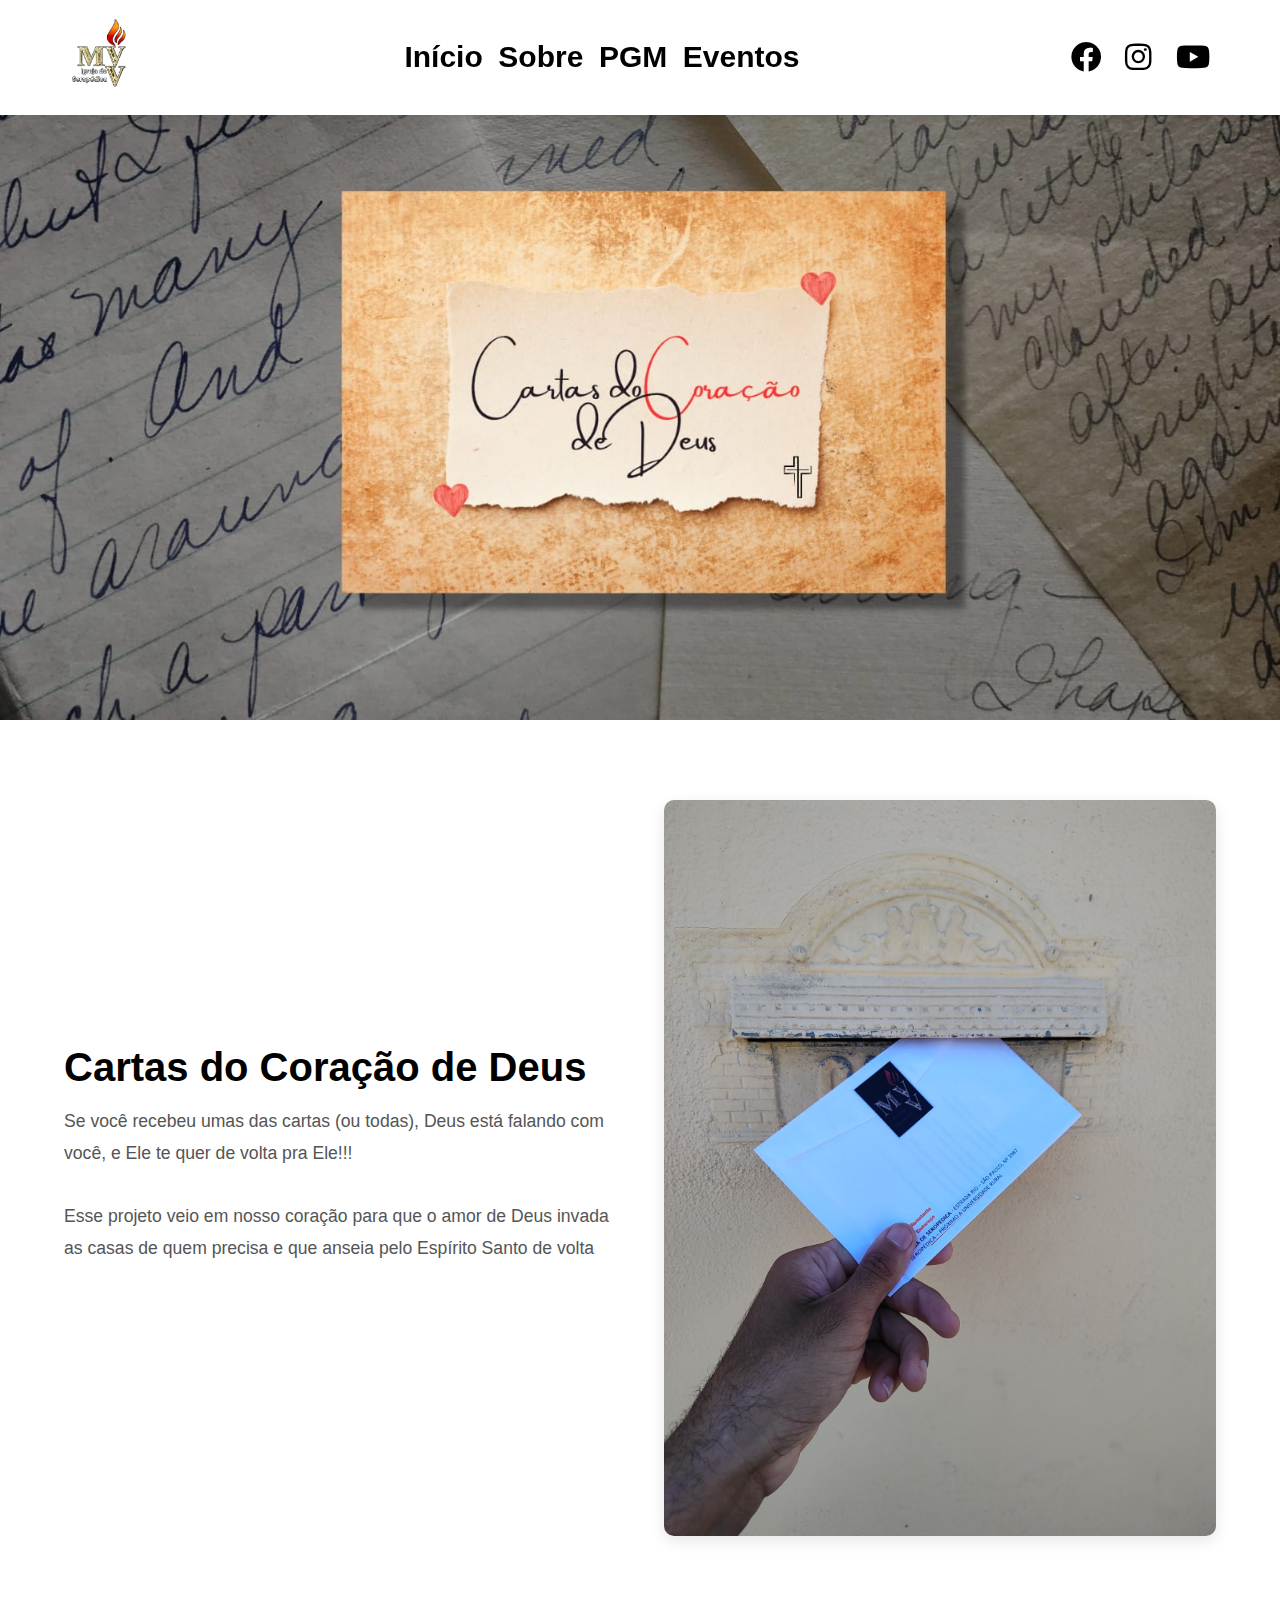
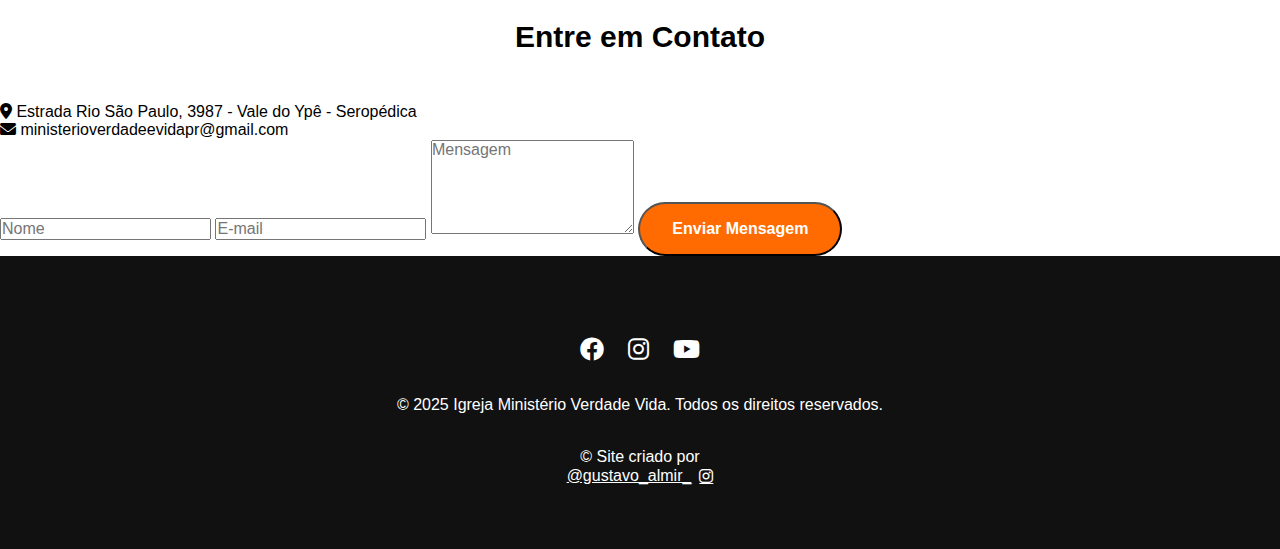
<file: cartas.html>
<!DOCTYPE html>
<html lang="pt-BR">
<head>
    <meta charset="UTF-8">
    <meta name="viewport" content="width=device-width, initial-scale=1.0">
    <title>Ministério Verdade Vida</title>
    <link rel="stylesheet" href="https://cdnjs.cloudflare.com/ajax/libs/font-awesome/6.0.0/css/all.min.css">
    <link rel="stylesheet" href="styles.css" />
    <link rel="stylesheet" href="normalize.css" />
    <link rel="icon" href="imagens/icon.png" type="image/png">
    
</head>
    <body>
        <!-- Navbar -->
        <nav class="navbar">
            <div class="nav-content">
                <div class="logo">
                    <a href="index.html">
                    <img src="imagens/icon.png" alt="Logo" class="logo"></a>
                </div>
                <div class="nav-links">
                    <a href="index.html">Início</a>
                    <a href="sobre.html">Sobre</a>
                    <a href="pgm.html">PGM</a>
                    <a href="index.html#eventos">Eventos</a>
                </div>
                <div class="navbar-social-icons">
                    <a href="https://www.facebook.com/ministerioverdadeevidaprojetorestaurar?locale=pt_BR"><i class="fab fa-facebook"></i></a>
                    <a href="https://www.instagram.com/igrejadeseropedica?igsh=dms3aWtiYzA3aTVz"><i class="fab fa-instagram"></i></a>
                    <a href="https://www.youtube.com/@ministerioverdadeevidaproj6781"><i class="fab fa-youtube"></i></a>
                </div>
            </div>
        </nav>
    
     <!-- Hero Section -->
     <section class="cartas-hero">
    </section>

    <!-- Sobre Nós -->
    <section class="cartas-section">
        <div class="container">
            <div class="cartas-content">
                <div class="cartas-text">
                    <h2>Cartas do Coração de Deus</h2>
                    <p>
                        Se você recebeu umas das cartas (ou todas), Deus está falando com você, e Ele te quer de volta pra Ele!!!
                    </p>
                    <p>
                        Esse projeto veio em nosso coração para que o amor de Deus invada as casas de quem precisa e que anseia pelo Espírito Santo de volta
                    </p>
                </div>
                <div class="cartas-image">
                    <img src="imagens/cartas3.jpeg" alt="Igreja">
                </div>
            </div>
        </div>
    </section>
    
        <!-- Contato -->
    <section class="contact-section" id="contato">
            <div class="container">
                <h2 class="section-title">Entre em Contato</h2>
                <div class="contact-grid">
                    <div class="contact-info">
                        <p><i class="fas fa-map-marker-alt"></i> Estrada Rio São Paulo, 3987 - Vale do Ypê - Seropédica</p>
                        <p><i class="fas fa-envelope"></i> ministerioverdadeevidapr@gmail.com</p>
                    </div>
                    <form class="contact-form">
                        <input type="text" placeholder="Nome">
                        <input type="email" placeholder="E-mail">
                        <textarea rows="5" placeholder="Mensagem"></textarea>
                        <button class="cta-button">Enviar Mensagem</button>
                    </form>
                </div>
            </div>
        </section>
    
        <!-- Footer -->
        <footer>
            <div class="social-icons">
                <a href="https://www.facebook.com/ministerioverdadeevidaprojetorestaurar?locale=pt_BR"><i class="fab fa-facebook"></i></a>
                <a href="https://www.instagram.com/igrejadeseropedica?igsh=dms3aWtiYzA3aTVz"><i class="fab fa-instagram"></i></a>
                <a href="https://www.youtube.com/@ministerioverdadeevidaproj6781"><i class="fab fa-youtube"></i></a>
            </div>
            <p>&copy; 2025 Igreja Ministério Verdade Vida. Todos os direitos reservados.</p>
            <br>
            <div class="credit">
                <p>&copy; Site criado por <a href="https://www.instagram.com/gustavo_almir_?igsh=MXFoaGI2ZWZkYzUzZw==">@gustavo_almir_<i class="fab fa-instagram"></i></a></p>
            </div>
        </footer>
    <script src="script.js"></script>
    <script>
        // Menu Mobile
        const menuToggle = document.createElement('div');
        menuToggle.className = 'menu-toggle';
        menuToggle.innerHTML = '<i class="fas fa-bars"></i>';
        document.querySelector('.nav-content').appendChild(menuToggle);
    
        menuToggle.addEventListener('click', () => {
            const navLinks = document.querySelector('.nav-links');
            navLinks.classList.toggle('active');
        });
    
        // Fechar menu ao clicar em um link
        document.querySelectorAll('.nav-links a').forEach(link => {
            link.addEventListener('click', () => {
                document.querySelector('.nav-links').classList.remove('active');
            });
        });
    
        // Smooth scroll
        document.querySelectorAll('a[href^="#"]').forEach(anchor => {
            anchor.addEventListener('click', function (e) {
                e.preventDefault();
                document.querySelector(this.getAttribute('href')).scrollIntoView({
                    behavior: 'smooth'
                });
            });
        });
    </script>
    
</body>
</html>
</file>
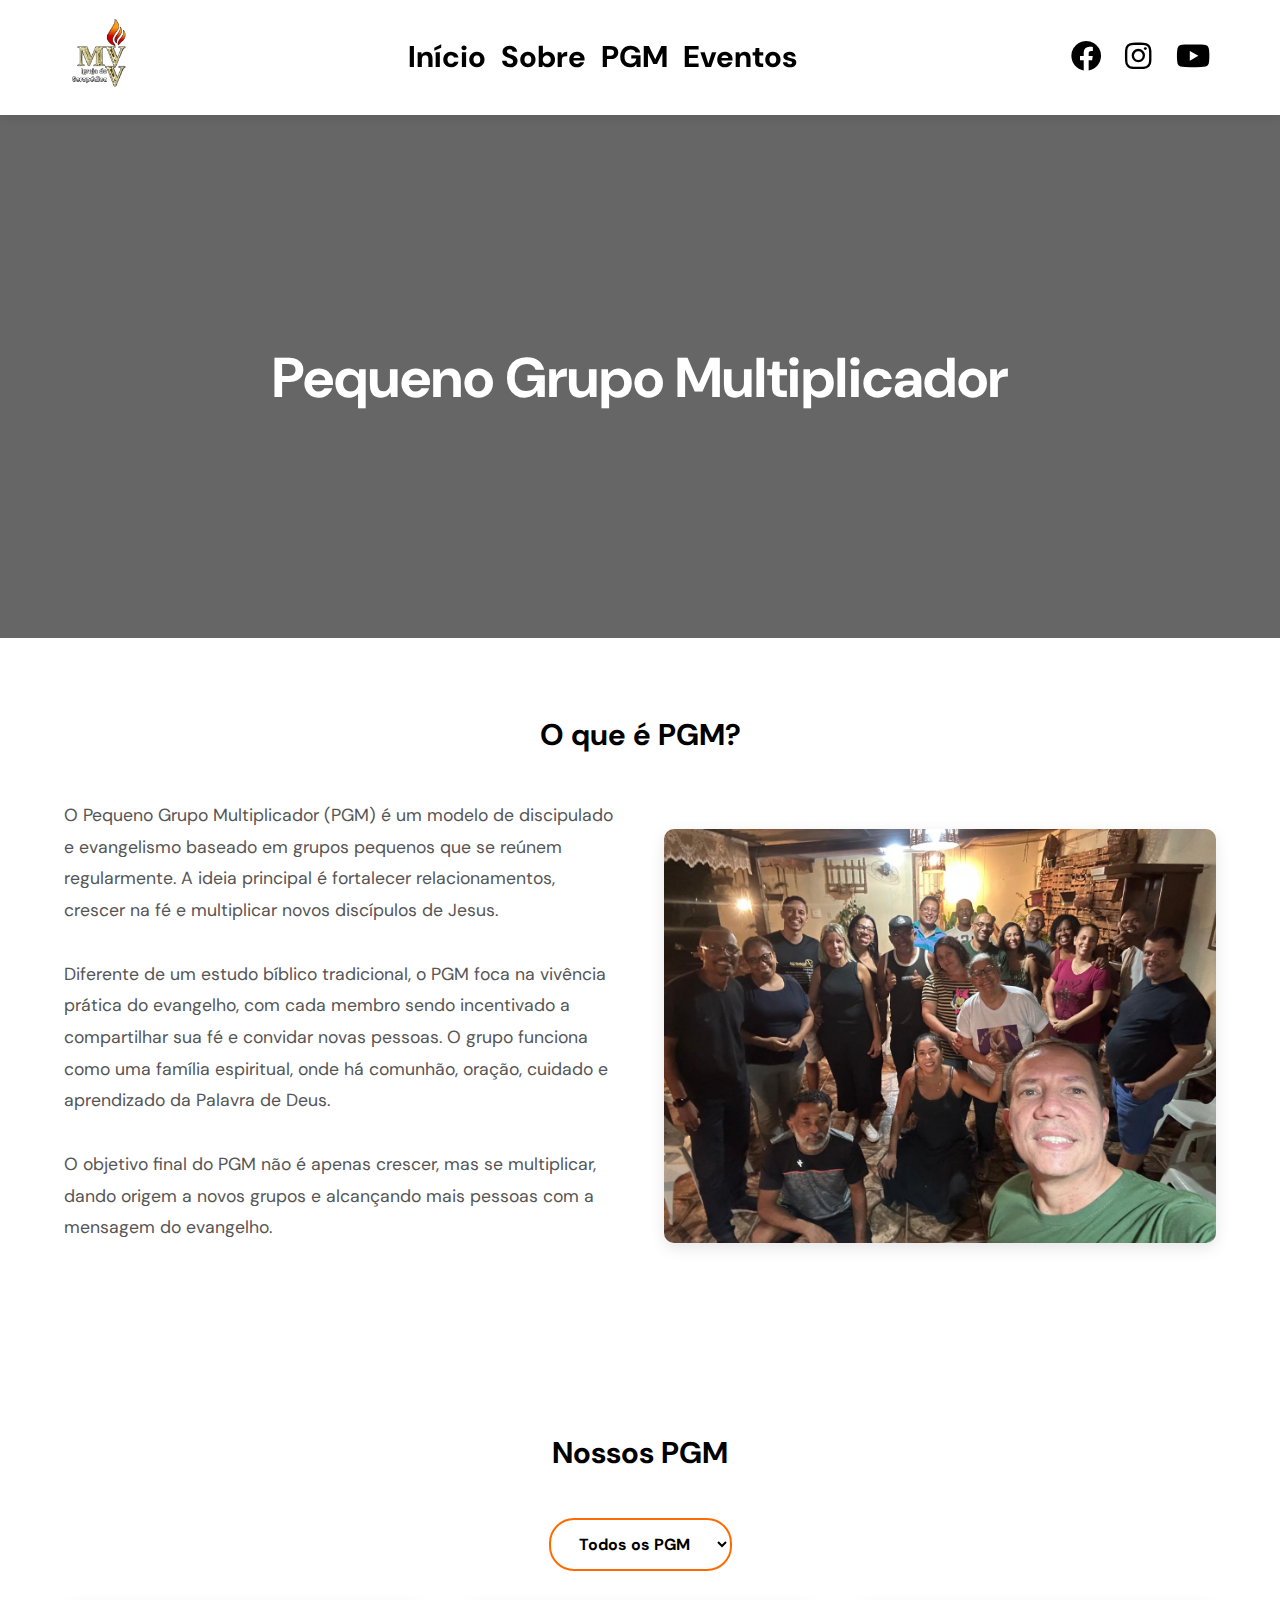
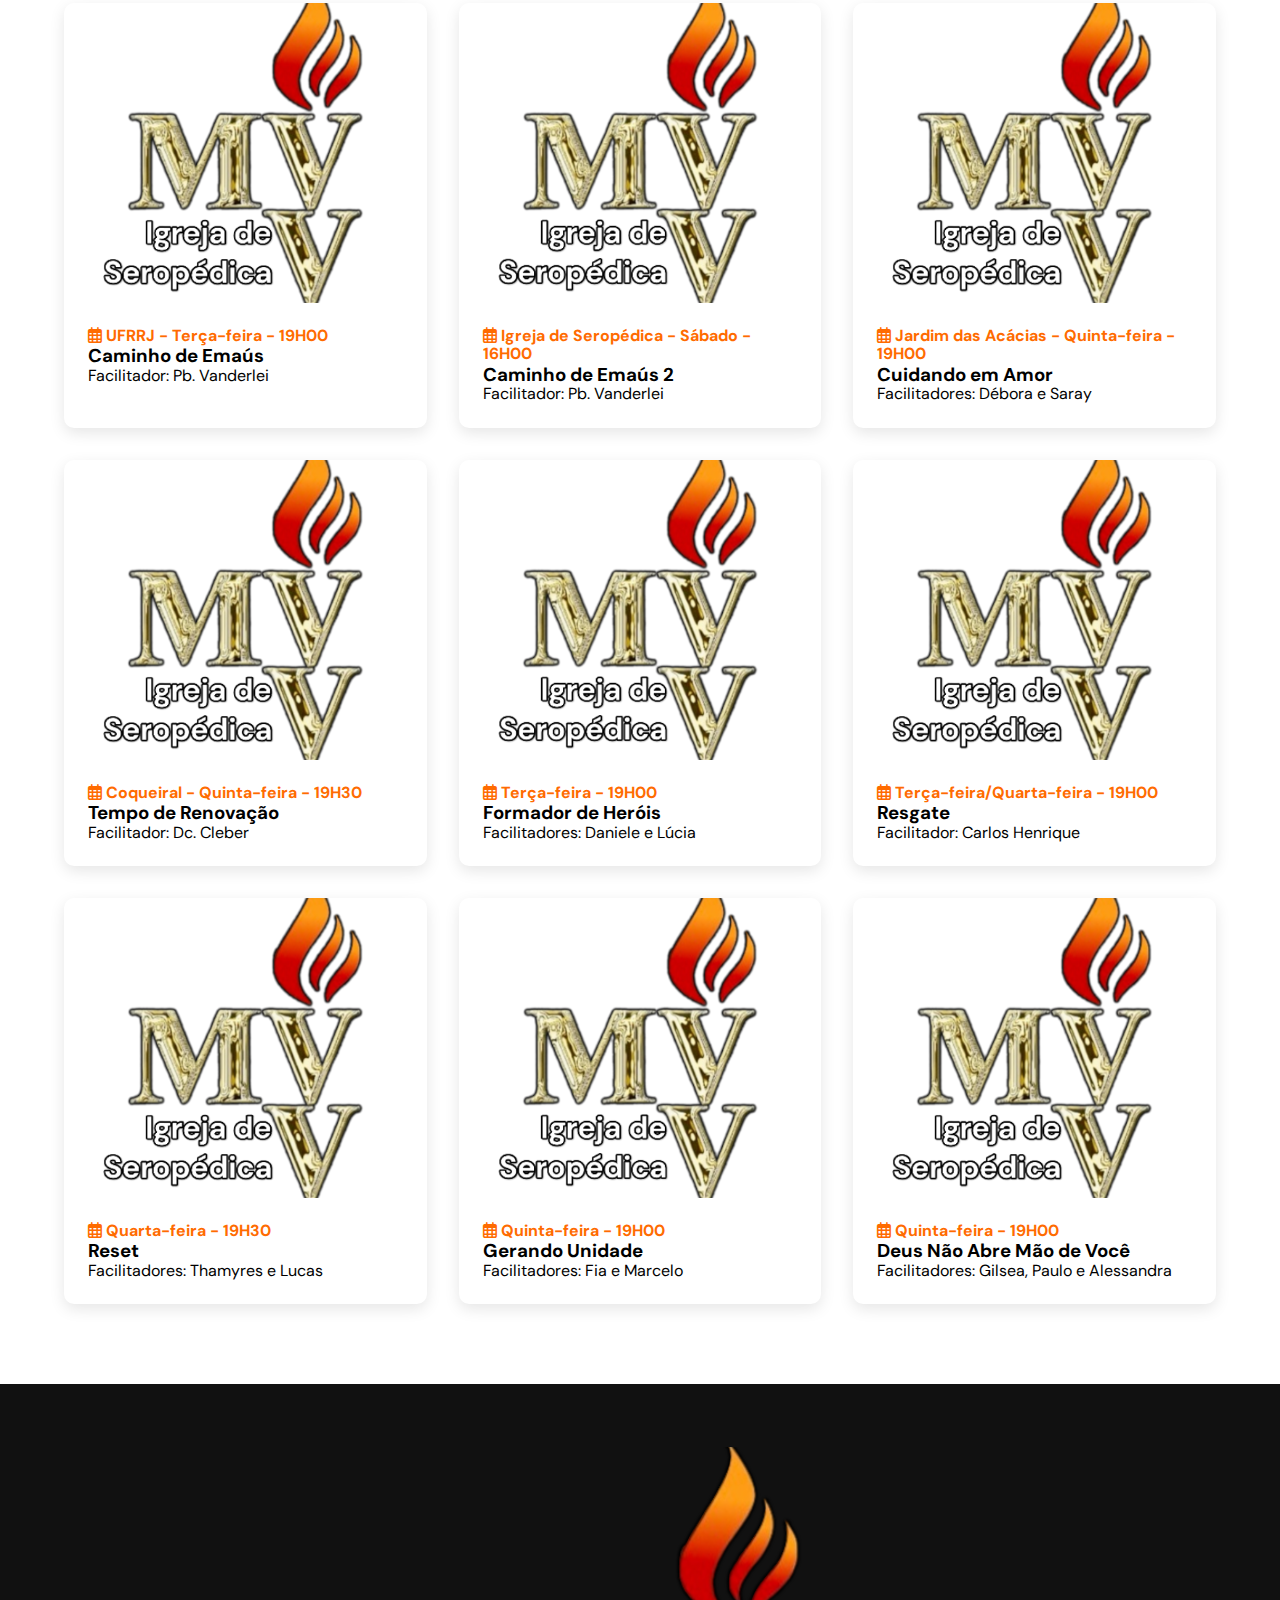
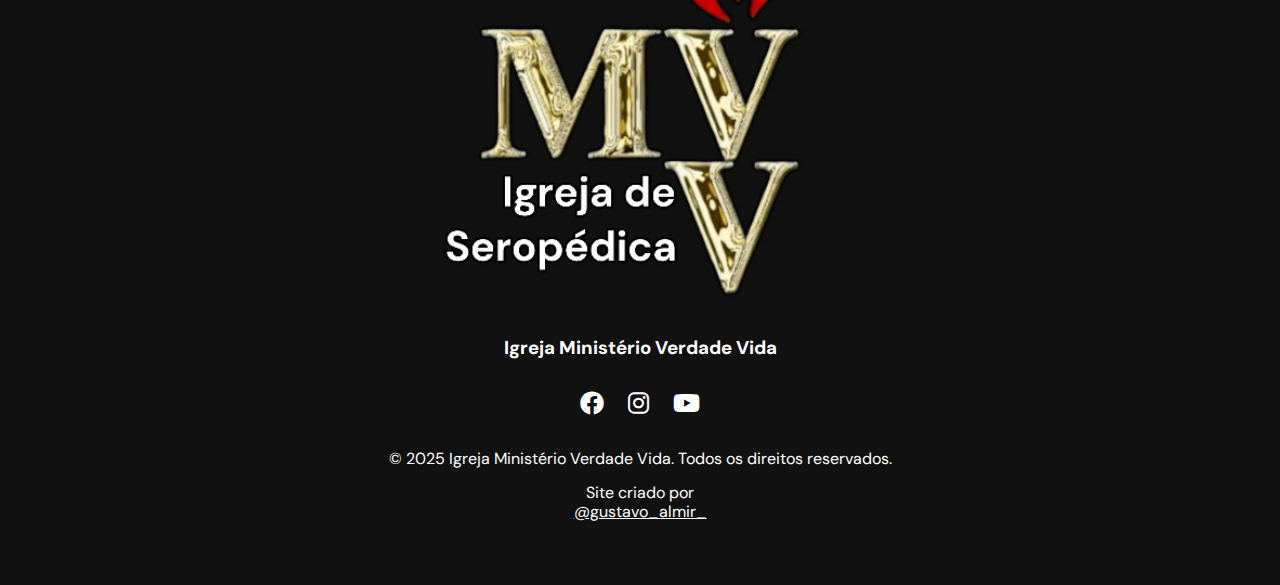
<file: pgm.html>
<!DOCTYPE html>
<html lang="pt-BR">
<head>
    <meta charset="UTF-8">
    <meta name="viewport" content="width=device-width, initial-scale=1.0">
    <title>Ministério Verdade Vida</title>
    <link rel="stylesheet" href="https://cdnjs.cloudflare.com/ajax/libs/font-awesome/6.0.0/css/all.min.css">
    <link rel="stylesheet" href="styles.css" />
    <link rel="stylesheet" href="normalize.css" />
    <link rel="icon" href="imagens/icon.png" type="image/png">
    <link rel="apple-touch-icon" href="imagens/icon.png">
    <meta name="msapplication-TileImage" content="imagens/icon.png">
    <meta name="msapplication-TileColor" content="#ffffff">
    <link href="https://fonts.googleapis.com/css2?family=DM+Sans:wght@400;500;700&display=swap" rel="stylesheet">
</head>
<body>
    <!-- 2025 - Ano Da Maturidade -->
    <div class="year-banner">
        <h2 class="year-title"><strong>2025</strong> - Ano Da Porção Dobrada</h2>
    </div>
    
    <!-- Navbar -->
    <div class="container">
        <nav class="navbar"> 
            <div class="nav-content">
                <div class="logo-container">
                    <a href="index.html">
                        <img src="imagens/icon.png" alt="Logo" class="logo">
                    </a>
                </div>
                <div class="nav-links">
                    <a href="index.html">Início</a>
                    <a href="sobre.html">Sobre</a>
                    <a href="pgm.html">PGM</a>
                    <a href="index.html#eventos">Eventos</a>
                </div>
                <div class="navbar-social-icons">
                    <a href="https://www.facebook.com/ministerioverdadeevidaprojetorestaurar?locale=pt_BR" aria-label="Facebook"><i class="fab fa-facebook"></i></a>
                    <a href="https://www.instagram.com/igrejadeseropedica?igsh=dms3aWtiYzA3aTVz" aria-label="Instagram"><i class="fab fa-instagram"></i></a>
                    <a href="https://www.youtube.com/@ministerioverdadeevidaproj6781" aria-label="YouTube"><i class="fab fa-youtube"></i></a>
                </div>
            </div>
        </nav>
    </div>

    <main class="content-wrapper">
        <!-- Hero Section -->
        <section class="pgm-hero">
            <div class="hero-content">
                <h1>Pequeno Grupo Multiplicador</h1>
            </div>
        </section>

        <!-- Sobre o PGM -->
        <section class="about-section">
            <div class="container">
                <h2 class="section-title">O que é PGM?</h2>
                <div class="about-content">
                    <div class="about-text">
                        <p>
                            O Pequeno Grupo Multiplicador (PGM) é um modelo de discipulado e evangelismo baseado em grupos pequenos que se reúnem regularmente. A ideia principal é fortalecer relacionamentos, crescer na fé e multiplicar novos discípulos de Jesus.
                        </p>
                        <p>
                            Diferente de um estudo bíblico tradicional, o PGM foca na vivência prática do evangelho, com cada membro sendo incentivado a compartilhar sua fé e convidar novas pessoas. O grupo funciona como uma família espiritual, onde há comunhão, oração, cuidado e aprendizado da Palavra de Deus.
                        </p>
                        <p>
                            O objetivo final do PGM não é apenas crescer, mas se multiplicar, dando origem a novos grupos e alcançando mais pessoas com a mensagem do evangelho.
                        </p>
                    </div>
                    <div class="about-image">
                        <img src="imagens/facilitadores.jpg" alt="facilitadores">
                    </div>
                </div>
            </div>
        </section>

        <!-- Seção de PGMs -->
        <section class="events" id="eventos">
            <h2 class="section-title">Nossos PGM</h2>
            
            <!-- Filtro de Eventos -->
            <div class="filter-container">
                <select id="eventFilter" class="event-filter">
                    <option value="todos">Todos os PGM</option>
                    <option value="seropedica">Seropédica</option>
                    <option value="sao-miguel">São Miguel</option>
                </select>
            </div>

            <div class="event-grid">
                <div class="event-card animate-on-scroll" data-category="seropedica">
                    <div class="event-image" style="background-image: url('imagens/icon.png')"></div>
                    <div class="event-info">
                        <span class="event-date"><i class="far fa-calendar-alt"></i> UFRRJ - Terça-feira - 19H00</span>
                        <h3>Caminho de Emaús</h3>
                        <p>Facilitador: Pb. Vanderlei</p>
                    </div>
                </div>

                <div class="event-card animate-on-scroll" data-category="seropedica">
                    <div class="event-image" style="background-image: url('imagens/icon.png')"></div>
                    <div class="event-info">
                        <span class="event-date"><i class="far fa-calendar-alt"></i> Igreja de Seropédica - Sábado - 16H00</span>
                        <h3>Caminho de Emaús 2</h3>
                        <p>Facilitador: Pb. Vanderlei</p>
                    </div>
                </div>

                <div class="event-card animate-on-scroll" data-category="seropedica">
                    <div class="event-image" style="background-image: url('imagens/icon.png')"></div>
                    <div class="event-info">
                        <span class="event-date"><i class="far fa-calendar-alt"></i> Jardim das Acácias - Quinta-feira - 19H00</span>
                        <h3>Cuidando em Amor</h3>
                        <p>Facilitadores: Débora e Saray</p>
                    </div>
                </div>

                <div class="event-card animate-on-scroll" data-category="seropedica">
                    <div class="event-image" style="background-image: url('imagens/icon.png')"></div>
                    <div class="event-info">
                        <span class="event-date"><i class="far fa-calendar-alt"></i> Coqueiral - Quinta-feira - 19H30</span>
                        <h3>Tempo de Renovação</h3>
                        <p>Facilitador: Dc. Cleber</p>
                    </div>
                </div>

                <div class="event-card animate-on-scroll" data-category="sao-miguel">
                    <div class="event-image" style="background-image: url('imagens/icon.png')"></div>
                    <div class="event-info">
                        <span class="event-date"><i class="far fa-calendar-alt"></i> Terça-feira - 19H00</span>
                        <h3>Formador de Heróis</h3>
                        <p>Facilitadores: Daniele e Lúcia</p>
                    </div>
                </div>

                <div class="event-card animate-on-scroll" data-category="sao-miguel">
                    <div class="event-image" style="background-image: url('imagens/icon.png')"></div>
                    <div class="event-info">
                        <span class="event-date"><i class="far fa-calendar-alt"></i> Terça-feira/Quarta-feira - 19H00</span>
                        <h3>Resgate</h3>
                        <p>Facilitador: Carlos Henrique</p>
                    </div>
                </div>

                <div class="event-card animate-on-scroll" data-category="sao-miguel">
                    <div class="event-image" style="background-image: url('imagens/icon.png')"></div>
                    <div class="event-info">
                        <span class="event-date"><i class="far fa-calendar-alt"></i> Quarta-feira - 19H30</span>
                        <h3>Reset</h3>
                        <p>Facilitadores: Thamyres e Lucas</p>
                    </div>
                </div>

                <div class="event-card animate-on-scroll" data-category="sao-miguel">
                    <div class="event-image" style="background-image: url('imagens/icon.png')"></div>
                    <div class="event-info">
                        <span class="event-date"><i class="far fa-calendar-alt"></i> Quinta-feira - 19H00</span>
                        <h3>Gerando Unidade</h3>
                        <p>Facilitadores: Fia e Marcelo</p>
                    </div>
                </div>

                <div class="event-card animate-on-scroll" data-category="sao-miguel">
                    <div class="event-image" style="background-image: url('imagens/icon.png')"></div>
                    <div class="event-info">
                        <span class="event-date"><i class="far fa-calendar-alt"></i> Quinta-feira - 19H00</span>
                        <h3>Deus Não Abre Mão de Você</h3>
                        <p>Facilitadores: Gilsea, Paulo e Alessandra</p>
                    </div>
                </div>
            </div>
        </section>
    </main>

    <!-- Footer -->
    <footer>
        <div class="footer-content">
            <div class="footer-logo">
                <img src="imagens/icon.png" alt="Logo" class="footer-img">
                <h3>Igreja Ministério Verdade Vida</h3>
            </div>
            
            <div class="social-icons">
                <a href="https://www.facebook.com/ministerioverdadeevidaprojetorestaurar?locale=pt_BR" aria-label="Facebook"><i class="fab fa-facebook"></i></a>
                <a href="https://www.instagram.com/igrejadeseropedica?igsh=dms3aWtiYzA3aTVz" aria-label="Instagram"><i class="fab fa-instagram"></i></a>
                <a href="https://www.youtube.com/@ministerioverdadeevidaproj6781" aria-label="YouTube"><i class="fab fa-youtube"></i></a>
            </div>
            
            <p class="copyright">&copy; 2025 Igreja Ministério Verdade Vida. Todos os direitos reservados.</p>
            
            <div class="credit">
                <p>Site criado por <a href="https://www.instagram.com/gustavo_almir_?igsh=MXFoaGI2ZWZkYzUzZw=="></i>@gustavo_almir_ </a></p>
            </div>
        </div>
    </footer>

    <script src="script.js"></script>
</body>
</html>
</file>
<file: styles.css>
:root {
    --primary: #FF6B00;
    --secondary: #000000;
    --light: #FFFFFF;
}

* {
    margin: 0;
    padding: 0;
    box-sizing: border-box;
    font-family: "DM Sans", sans-serif;
}

/* Navbar */
.navbar {
    background: var(--light);
    padding: 1rem 5%;
    position: fixed;
    width: 100%;
    top: 0;
    z-index: 1000;
    box-shadow: 0 2px 10px rgba(0, 0, 0, 0.1);
    transition: transform 0.3s ease-in-out;
}

.navbar.hidden {
    transform: translateY(-100%);
    transition: transform 0.3s ease-in-out;
}

.nav-content {
    display: flex;
    justify-content: space-between;
    align-items: center;
    font-size: 20px;
}

.logo {
    width: 75px;
}

.nav-links a {
    color: var(--secondary);
    text-decoration: none;
    font-weight: 800;
    padding: 0.5rem 5px; /* Espaçamento para o efeito */
    position: relative;
    transition: color 0.3s ease;
    font-size: 30px;
}

.nav-links a::after {
    content: '';
    position: absolute;
    left: 0;
    bottom: 0;
    width: 100%;
    height: 2px; /* Espessura da borda */
    background-color: var(--primary); /* Cor laranja */
    transform: scaleX(0); /* Inicialmente invisível */
    transform-origin: bottom right;
    transition: transform 0.3s ease;
}

.nav-links a:hover {
    color: var(--primary); /* Muda a cor do texto ao passar o mouse */
}

.nav-links a:hover::after {
    transform: scaleX(1); /* Expande a borda */
    transform-origin: bottom left;
}

/* Hero Section */
.hero {
    height: 100vh;
    background: url(imagens/imagem-principal.png) no-repeat center center/cover;
    display: flex;
    align-items: center;
    justify-content: center;
    text-align: center;
    color: var(--light);
    margin-top: 70px;
    position: relative;
}

.hero::before {
    content: '';
    position: absolute;
    top: 0;
    left: 0;
    width: 100%;
    height: 100%;
    background: rgba(0, 0, 0, 0.6);
    /* Overlay escuro para melhorar a legibilidade */
}

.hero-content {
    position: relative;
    z-index: 1;
}

.hero-content h1 {
    font-size: 4rem;
    margin-bottom: 1rem;
}

.hero-content p {
    font-size: 1.6rem;
    margin-bottom: 2rem;
}

.cta-button {
    background: var(--primary);
    color: var(--light);
    padding: 1rem 2rem;
    border-radius: 30px;
    text-decoration: none;
    font-weight: bold;
    transition: transform 0.3s;
}

.cta-button:hover {
    transform: translateY(-3px);
}

/* Eventos */
.events {
    padding: 5rem 5%;
    background: var(--light);
}

.section-title {
    text-align: center;
    margin-bottom: 3rem;
    font-size: 30px;
}

.event-grid {
    display: grid;
    grid-template-columns: repeat(3, 1fr);
    gap: 2rem;
    max-width: 1200px;
    margin: 0 auto;
}

.event-card {
    background: var(--light);
    border-radius: 10px;
    overflow: hidden;
    box-shadow: 0 5px 15px rgba(0, 0, 0, 0.1);
}

.event-image {
    height: 300px;
    background-size: cover;
    background-position: center;
}

.event-info {
    padding: 1.5rem;
}

.event-date {
    color: var(--primary);
    font-weight: bold;
}

/* Nova seção do mapa */
.map-section {
    padding: 50px 20px;
    background-color: #f9f9f9;
    text-align: center;
}

.map-container {
    height: 400px;
    width: 100%;
    max-width: 1000px;
    margin: 20px auto;
    border-radius: 10px;
    overflow: hidden;
    box-shadow: 0 4px 8px rgba(0,0,0,0.1);
}

.map-container iframe {
    width: 100%;
    height: 100%;
    border: 0;
}


/* Footer */
footer {
    background: #111;
    color: var(--light);
    padding: 3rem 5%;
    text-align: center;
}

.social-icons {
    margin: 2rem 0;
    display: flex;
    justify-content: center;
    gap: 1.5rem;
}

.social-icons a {
    color: var(--light);
    font-size: 1.5rem;
    transition: color 0.3s;
}

.social-icons a:hover {
    color: var(--primary);
}

.navbar-social-icons a:hover {
    color: chocolate;
}

.navbar-social-icons a {
    color: black;
    font-size: 1.9rem;
    transition: color 0.3s;
}

.navbar-social-icons {
    margin: 1.5rem 6px;
    display: flex;
    justify-content: center;
    gap: 1.5rem;
}

.credit {
    margin: 1rem 0;
    display: flex;
    justify-content: center;
    gap: 1.5rem;
}

.credit a {
    color: var(--light);
    font-size: 1rem;
    transition: color 0.3s;
    display: flex;
    align-items: center;
    gap: 0.5rem;
}

.credit a:hover {
    color: var(--primary);
}

.about-hero {
    height: 60vh;
    background: url('https://images.unsplash.com/photo-1529101091764-c3526daf38fe') no-repeat center center/cover;
    display: flex;
    align-items: center;
    justify-content: center;
    text-align: center;
    color: var(--light);
    margin-top: 70px;
    position: relative;
}

.about-hero::before {
    content: '';
    position: absolute;
    top: 0;
    left: 0;
    width: 100%;
    height: 100%;
    background: rgba(0, 0, 0, 0.6);
    /* Overlay escuro para melhorar a legibilidade */
}

.about-hero h1 {
    font-size: 3.5rem;
    position: relative;
    z-index: 1;
}

/* Sobre Nós */
.about-section {
    padding: 5rem 5%;
    background: var(--light);
}

.about-content {
    display: grid;
    grid-template-columns: 1fr 1fr;
    gap: 3rem;
    align-items: center;
}

.about-text h2 {
    font-size: 2.5rem;
    margin-bottom: 1rem;
    color: var(--secondary);
}

.about-text p {
    font-size: 1.1rem;
    line-height: 1.8;
    color: #555;
    margin-bottom: 2rem;
}

.about-image img {
    width: 100%;
    border-radius: 10px;
    box-shadow: 0 5px 15px rgba(0,0,0,0.1);
}

/* Valores */
.values-section {
    padding: 5rem 5%;
    background: #f9f9f9;
}

.values-grid {
    display: grid;
    grid-template-columns: repeat(auto-fit, minmax(300px, 1fr));
    gap: 2rem;
}

.value-card {
    background: var(--light);
    padding: 2rem;
    border-radius: 10px;
    box-shadow: 0 5px 15px rgba(0,0,0,0.1);
    text-align: center;
}

.value-card i {
    font-size: 2.5rem;
    color: var(--primary);
    margin-bottom: 1rem;
}

.value-card h3 {
    font-size: 1.5rem;
    margin-bottom: 1rem;
    color: var(--secondary);
}

.value-card p {
    font-size: 1rem;
    color: #555;
        }

.menu-toggle {
    display: none; /* Escondido por padrão */
    cursor: pointer;
}

@media (max-width: 768px) {
    /* Redução geral de tamanhos */
    :root {
        font-size: 14px;
    }

    /* Ajuste do navbar */
    .nav-content {
        padding: 0.5rem 5%;
    }

    .logo {
        width: 40px;
    }

    .nav-links a {
        font-size: 1rem;
        padding: 0.5rem 0;
    }

    /* Redução do hero section */
    .hero {
        height: 50vh;
        margin-top: 50px;
    }

    .hero-content h1 {
        font-size: 1.5rem;
        margin-bottom: 0.5rem;
    }

    .hero-content p {
        font-size: 1rem;
        margin-bottom: 1rem;
    }

    .cta-button {
        padding: 0.6rem 1.2rem;
        font-size: 0.8rem;
    }

    /* Compactação dos eventos */
    .event-grid {
        gap: 1rem;
    }

    .event-image {
        height: 150px;
    }

    .event-info {
        padding: 1rem;
    }

    /* Ajuste do contato */
    .contact-info p {
        font-size: 0.9rem;
    }

    /* Redução do footer */
    footer {
        padding: 2rem 5%;
    }

    .social-icons {
        margin: 1rem 0;
    }

    /* Ajuste geral de espaçamentos */
    .section-title {
        margin-bottom: 2rem;
    }
    
    .events, .contact-section {
        padding: 3rem 5%;
    }

    /* Navbar Mobile */
    .nav-content {
        flex-direction: column;
        align-items: flex-start;
    }

    .nav-links {
        display: none;
        width: 100%;
        flex-direction: column;
        margin: 1rem 0;
    }

    .nav-links.active {
        display: flex;
    }

    .navbar-social-icons {
        display: flex;
        position: absolute;
        left: 50%;
        transform: translateX(-50%);
        top: 45px;
        gap: 10px;
        margin: 0;
        z-index: 1001;
    }

    /* Menu Hambúrguer */
    .menu-toggle {
        display: block; /* Mostrar apenas em mobile */
        position: absolute;
        right: 20px;
        top: 45px;
        font-size: 2rem;
        color: var(--secondary);
    }
}

.pgm-hero {
    height: 60vh;
    background: url('https://images.unsplash.com/photo-1529101091764-c3526daf38fe') no-repeat center center/cover;
    display: flex;
    align-items: center;
    justify-content: center;
    text-align: center;
    color: var(--light);
    margin-top: 70px;
    position: relative;
}

.pgm-hero::before {
    content: '';
    position: absolute;
    top: 0;
    left: 0;
    width: 100%;
    height: 100%;
    background: rgba(0, 0, 0, 0.6);
    /* Overlay escuro para melhorar a legibilidade */
}

.pgm-hero h1 {
    font-size: 3.5rem;
    position: relative;
    z-index: 1;
}

/* Filtro de Eventos */
.filter-container {
    text-align: center;
    margin-bottom: 2rem;
}

.event-filter {
    padding: 0.8rem 1.5rem;
    border-radius: 25px;
    border: 2px solid var(--primary);
    background: var(--light);
    color: var(--secondary);
    font-weight: bold;
    cursor: pointer;
    transition: all 0.3s ease;
}

.event-filter:hover {
    background: var(--primary);
    color: var(--light);
}

/* Cartas */
        .cartas-hero {
            height: 70vh;
            background: url(imagens/cartas.jpeg) no-repeat center center/cover;
            display: flex;
            align-items: center;
            justify-content: center;
            text-align: center;
            color: var(--light);
            margin-top: 90px;
            position: relative;
        }

        .cartas-hero::before {
            content: '';
            position: absolute;
            top: 0;
            left: 0;
            width: 100%;
            height: 100%;
            background: rgba(0, 0, 0, 0);
            /* Overlay escuro para melhorar a legibilidade */
        }

        .cartas-hero h1 {
            font-size: 3.5rem;
            position: relative;
            z-index: 1;
        }

        /* Sobre Nós */
        .cartas-section {
            padding: 5rem 5%;
            background: var(--light);
        }

        .cartas-content {
            display: grid;
            grid-template-columns: 1fr 1fr;
            gap: 3rem;
            align-items: center;
        }

        .cartas-text h2 {
            font-size: 2.5rem;
            margin-bottom: 1rem;
            color: var(--secondary);
        }

        .cartas-text p {
            font-size: 1.1rem;
            line-height: 1.8;
            color: #555;
            margin-bottom: 2rem;
        }

        .cartas-image img {
            width: 100%;
            border-radius: 10px;
            box-shadow: 0 5px 15px rgba(0,0,0,0.1);
        }
</file>
